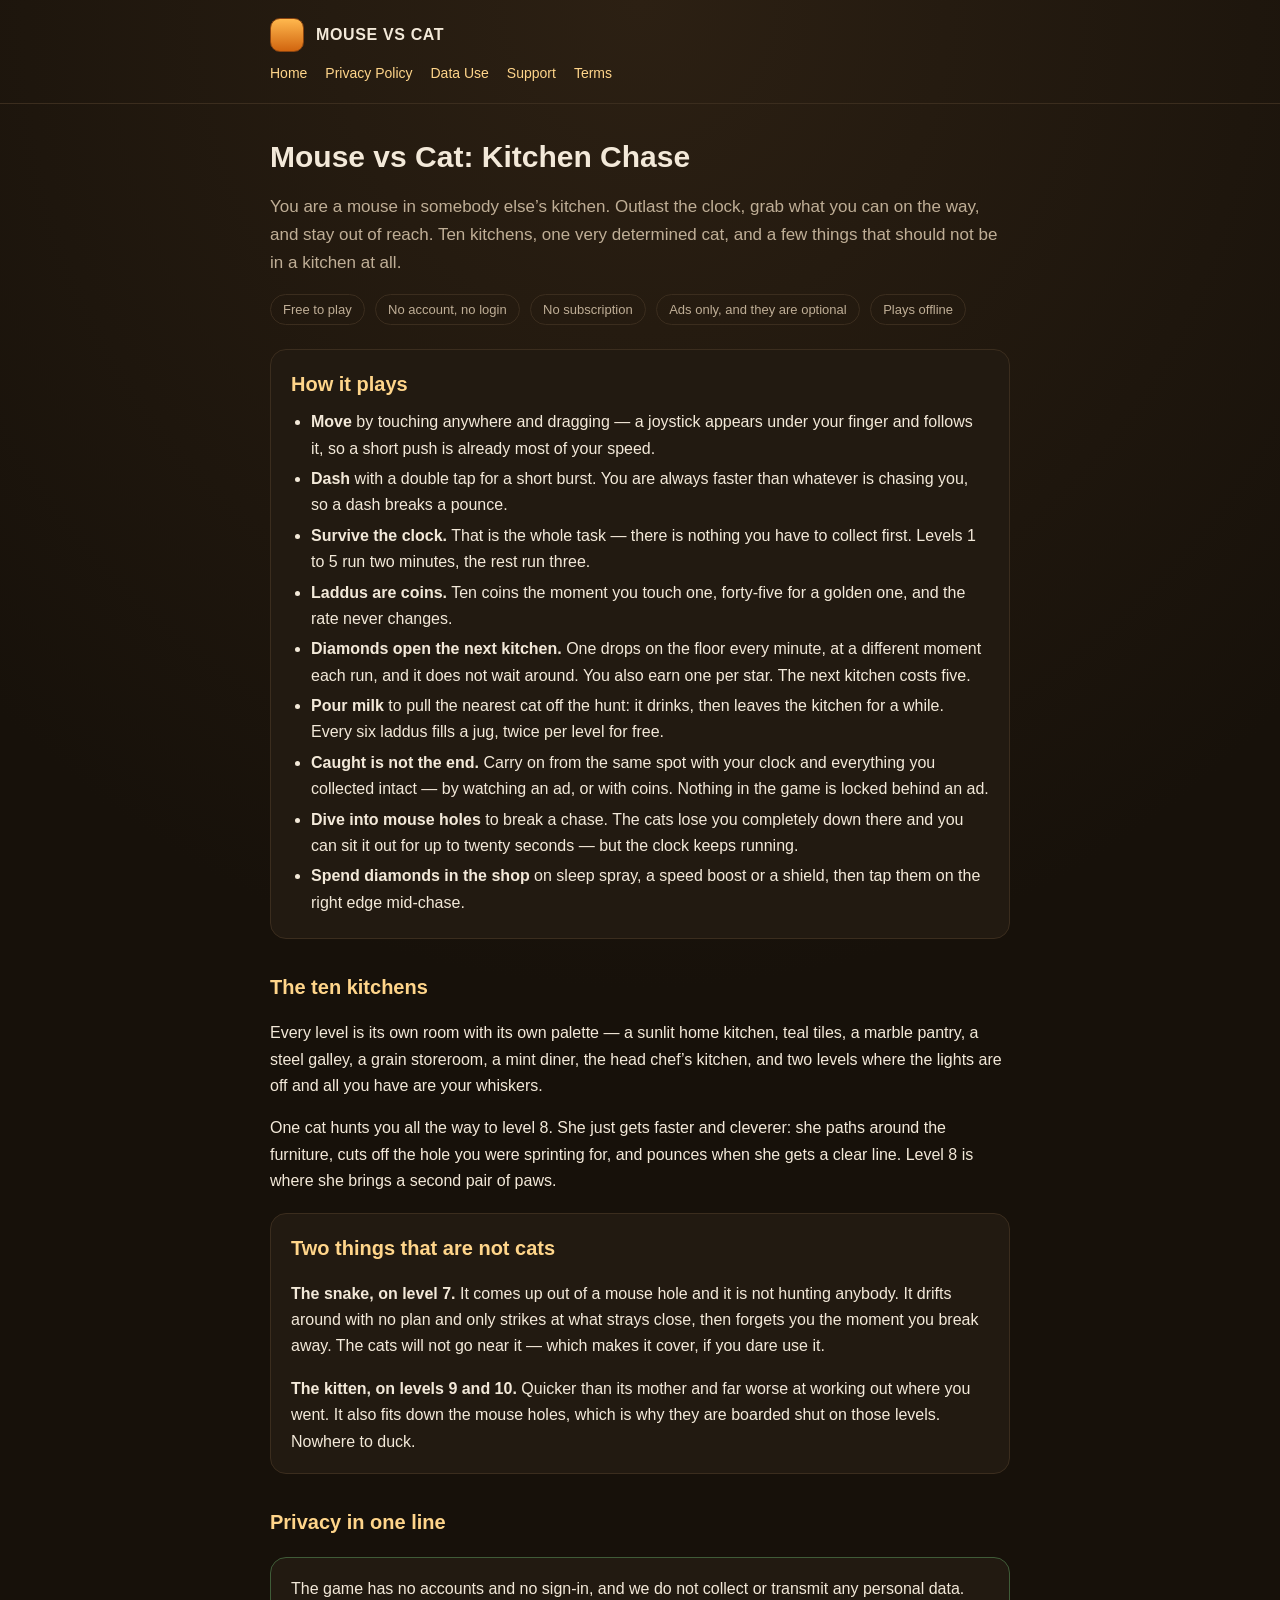
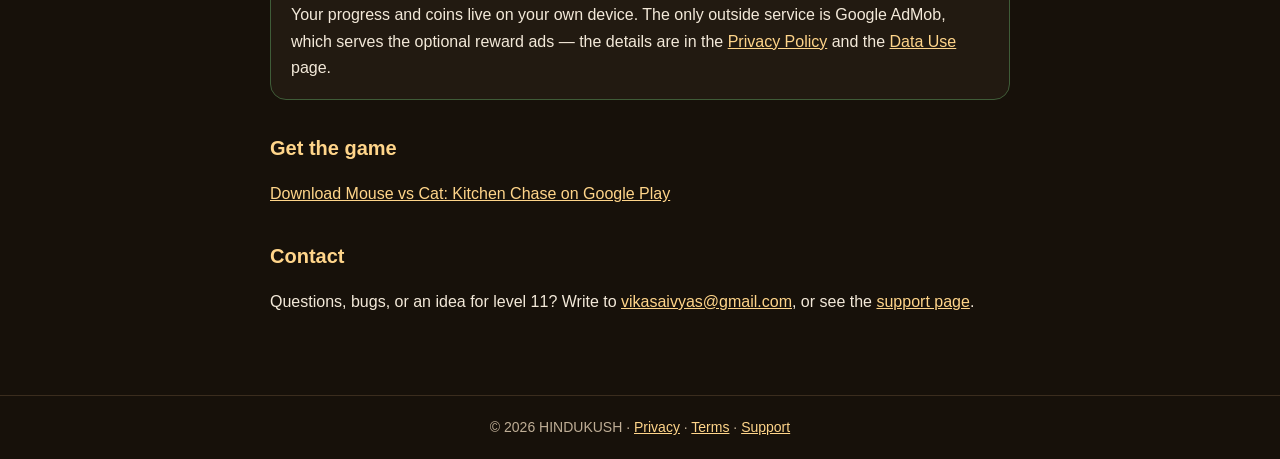
<file: index.html>
<!DOCTYPE html>
<html lang="en">
<head>
<meta charset="utf-8">
<meta name="viewport" content="width=device-width, initial-scale=1">
<title>Mouse vs Cat: Kitchen Chase</title>
<meta name="description" content="Mouse vs Cat: Kitchen Chase - a free offline-friendly arcade chase game for Android. Outlast the clock, grab laddus and diamonds, and stay out of the cat's reach.">
<link rel="stylesheet" href="style.css">
</head>
<body>

<header class="site">
  <div class="wrap">
    <a class="brand" href="index.html"><span class="mark"></span> MOUSE VS CAT</a>
    <nav class="site">
      <a href="index.html">Home</a>
      <a href="privacy-policy.html">Privacy Policy</a>
      <a href="data-use.html">Data Use</a>
      <a href="support.html">Support</a>
      <a href="terms.html">Terms</a>
    </nav>
  </div>
</header>

<main class="wrap">

  <h1>Mouse vs Cat: Kitchen Chase</h1>
  <p class="lede">You are a mouse in somebody else&rsquo;s kitchen. Outlast the clock, grab what you can
    on the way, and stay out of reach. Ten kitchens, one very determined cat, and a few things that
    should not be in a kitchen at all.</p>

  <p>
    <span class="pill">Free to play</span>
    <span class="pill">No account, no login</span>
    <span class="pill">No subscription</span>
    <span class="pill">Ads only, and they are optional</span>
    <span class="pill">Plays offline</span>
  </p>

  <div class="card">
    <h2 style="margin-top:0">How it plays</h2>
    <ul class="tight">
      <li><strong>Move</strong> by touching anywhere and dragging &mdash; a joystick appears under your
        finger and follows it, so a short push is already most of your speed.</li>
      <li><strong>Dash</strong> with a double tap for a short burst. You are always faster than whatever
        is chasing you, so a dash breaks a pounce.</li>
      <li><strong>Survive the clock.</strong> That is the whole task &mdash; there is nothing you have to
        collect first. Levels 1 to 5 run two minutes, the rest run three.</li>
      <li><strong>Laddus are coins.</strong> Ten coins the moment you touch one, forty-five for a golden
        one, and the rate never changes.</li>
      <li><strong>Diamonds open the next kitchen.</strong> One drops on the floor every minute, at a
        different moment each run, and it does not wait around. You also earn one per star. The next
        kitchen costs five.</li>
      <li><strong>Pour milk</strong> to pull the nearest cat off the hunt: it drinks, then leaves the
        kitchen for a while. Every six laddus fills a jug, twice per level for free.</li>
      <li><strong>Caught is not the end.</strong> Carry on from the same spot with your clock and
        everything you collected intact &mdash; by watching an ad, or with coins. Nothing in the game
        is locked behind an ad.</li>
      <li><strong>Dive into mouse holes</strong> to break a chase. The cats lose you completely down
        there and you can sit it out for up to twenty seconds &mdash; but the clock keeps running.</li>
      <li><strong>Spend diamonds in the shop</strong> on sleep spray, a speed boost or a shield, then tap
        them on the right edge mid-chase.</li>
    </ul>
  </div>

  <h2>The ten kitchens</h2>
  <p>Every level is its own room with its own palette &mdash; a sunlit home kitchen, teal tiles,
    a marble pantry, a steel galley, a grain storeroom, a mint diner, the head chef&rsquo;s kitchen,
    and two levels where the lights are off and all you have are your whiskers.</p>
  <p>One cat hunts you all the way to level 8. She just gets faster and cleverer: she paths around the
    furniture, cuts off the hole you were sprinting for, and pounces when she gets a clear line. Level 8
    is where she brings a second pair of paws.</p>

  <div class="card">
    <h2 style="margin-top:0">Two things that are not cats</h2>
    <p><strong>The snake, on level 7.</strong> It comes up out of a mouse hole and it is not hunting
      anybody. It drifts around with no plan and only strikes at what strays close, then forgets you the
      moment you break away. The cats will not go near it &mdash; which makes it cover, if you dare use it.</p>
    <p style="margin-bottom:0"><strong>The kitten, on levels 9 and 10.</strong> Quicker than its mother
      and far worse at working out where you went. It also fits down the mouse holes, which is why they
      are boarded shut on those levels. Nowhere to duck.</p>
  </div>

  <h2>Privacy in one line</h2>
  <div class="card good">
    <p style="margin:0">The game has no accounts and no sign-in, and we do not collect or transmit any
      personal data. Your progress and coins live on your own device. The only outside service is
      Google AdMob, which serves the optional reward ads &mdash; the details are in the
      <a href="privacy-policy.html">Privacy Policy</a> and the <a href="data-use.html">Data Use</a> page.</p>
  </div>

  <h2>Get the game</h2>
  <p><a href="https://play.google.com/store/apps/details?id=com.mousevcat.game">Download Mouse vs Cat: Kitchen Chase on Google Play</a></p>

  <h2>Contact</h2>
  <p>Questions, bugs, or an idea for level 11? Write to
    <a href="mailto:vikasaivyas@gmail.com">vikasaivyas@gmail.com</a>, or see the <a href="support.html">support page</a>.</p>

</main>

<footer class="site">
  &copy; <span id="y">2026</span> HINDUKUSH &middot;
  <a href="privacy-policy.html">Privacy</a> &middot;
  <a href="terms.html">Terms</a> &middot;
  <a href="support.html">Support</a>
</footer>

</body>
</html>
</file>
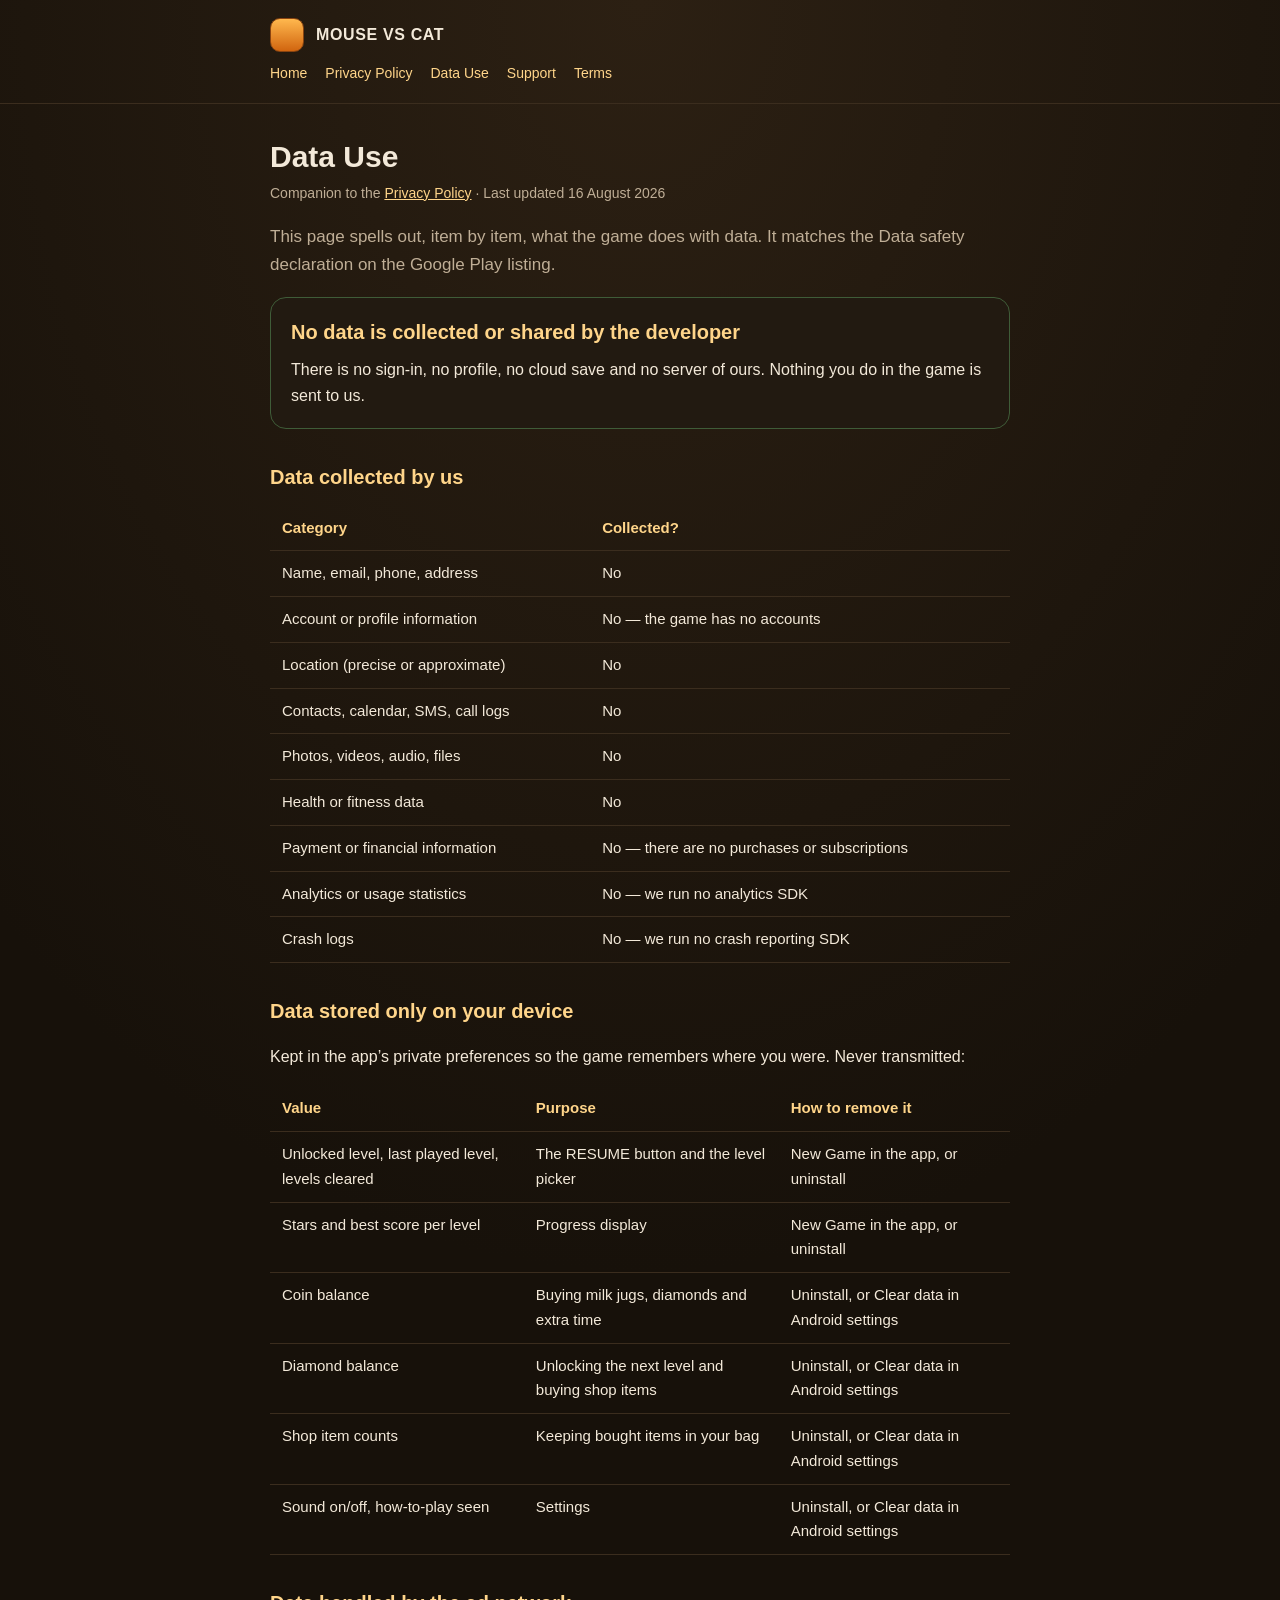
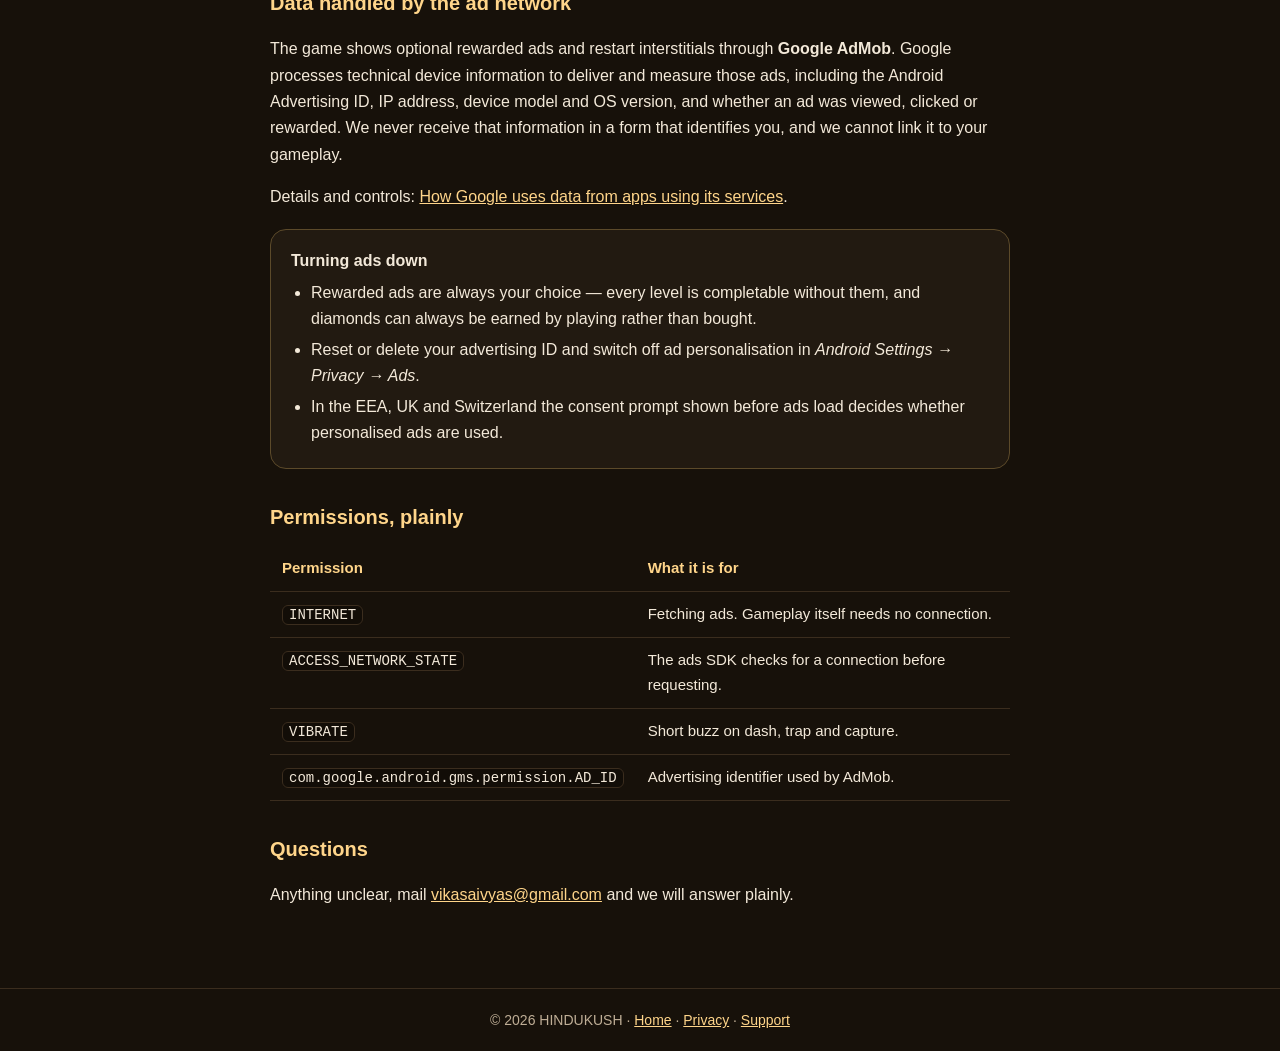
<file: data-use.html>
<!DOCTYPE html>
<html lang="en">
<head>
<meta charset="utf-8">
<meta name="viewport" content="width=device-width, initial-scale=1">
<title>Data Use &middot; Mouse vs Cat: Kitchen Chase</title>
<meta name="description" content="Exactly what data Mouse vs Cat: Kitchen Chase uses, what stays on your device, and what the ad network sees.">
<link rel="stylesheet" href="style.css">
</head>
<body>

<header class="site">
  <div class="wrap">
    <a class="brand" href="index.html"><span class="mark"></span> MOUSE VS CAT</a>
    <nav class="site">
      <a href="index.html">Home</a>
      <a href="privacy-policy.html">Privacy Policy</a>
      <a href="data-use.html">Data Use</a>
      <a href="support.html">Support</a>
      <a href="terms.html">Terms</a>
    </nav>
  </div>
</header>

<main class="wrap">

  <h1>Data Use</h1>
  <p class="updated">Companion to the <a href="privacy-policy.html">Privacy Policy</a> &middot; Last updated 16 August 2026</p>

  <p class="lede">This page spells out, item by item, what the game does with data. It matches the
    Data safety declaration on the Google Play listing.</p>

  <div class="card good">
    <h2 style="margin-top:0">No data is collected or shared by the developer</h2>
    <p style="margin:0">There is no sign-in, no profile, no cloud save and no server of ours.
      Nothing you do in the game is sent to us.</p>
  </div>

  <h2>Data collected by us</h2>
  <table>
    <tr><th>Category</th><th>Collected?</th></tr>
    <tr><td>Name, email, phone, address</td><td>No</td></tr>
    <tr><td>Account or profile information</td><td>No &mdash; the game has no accounts</td></tr>
    <tr><td>Location (precise or approximate)</td><td>No</td></tr>
    <tr><td>Contacts, calendar, SMS, call logs</td><td>No</td></tr>
    <tr><td>Photos, videos, audio, files</td><td>No</td></tr>
    <tr><td>Health or fitness data</td><td>No</td></tr>
    <tr><td>Payment or financial information</td><td>No &mdash; there are no purchases or subscriptions</td></tr>
    <tr><td>Analytics or usage statistics</td><td>No &mdash; we run no analytics SDK</td></tr>
    <tr><td>Crash logs</td><td>No &mdash; we run no crash reporting SDK</td></tr>
  </table>

  <h2>Data stored only on your device</h2>
  <p>Kept in the app&rsquo;s private preferences so the game remembers where you were. Never transmitted:</p>
  <table>
    <tr><th>Value</th><th>Purpose</th><th>How to remove it</th></tr>
    <tr><td>Unlocked level, last played level, levels cleared</td><td>The RESUME button and the level picker</td><td>New Game in the app, or uninstall</td></tr>
    <tr><td>Stars and best score per level</td><td>Progress display</td><td>New Game in the app, or uninstall</td></tr>
    <tr><td>Coin balance</td><td>Buying milk jugs, diamonds and extra time</td><td>Uninstall, or Clear data in Android settings</td></tr>
    <tr><td>Diamond balance</td><td>Unlocking the next level and buying shop items</td><td>Uninstall, or Clear data in Android settings</td></tr>
    <tr><td>Shop item counts</td><td>Keeping bought items in your bag</td><td>Uninstall, or Clear data in Android settings</td></tr>
    <tr><td>Sound on/off, how-to-play seen</td><td>Settings</td><td>Uninstall, or Clear data in Android settings</td></tr>
  </table>

  <h2>Data handled by the ad network</h2>
  <p>The game shows optional rewarded ads and restart interstitials through <strong>Google AdMob</strong>.
    Google processes technical device information to deliver and measure those ads, including the
    Android Advertising ID, IP address, device model and OS version, and whether an ad was viewed,
    clicked or rewarded. We never receive that information in a form that identifies you, and we cannot
    link it to your gameplay.</p>
  <p>Details and controls: <a href="https://policies.google.com/technologies/partner-sites" rel="noopener" target="_blank">How Google uses data from apps using its services</a>.</p>

  <div class="card note">
    <h3 style="margin-top:0">Turning ads down</h3>
    <ul class="tight">
      <li>Rewarded ads are always your choice &mdash; every level is completable without them, and diamonds
        can always be earned by playing rather than bought.</li>
      <li>Reset or delete your advertising ID and switch off ad personalisation in
        <em>Android Settings &rarr; Privacy &rarr; Ads</em>.</li>
      <li>In the EEA, UK and Switzerland the consent prompt shown before ads load decides whether
        personalised ads are used.</li>
    </ul>
  </div>

  <h2>Permissions, plainly</h2>
  <table>
    <tr><th>Permission</th><th>What it is for</th></tr>
    <tr><td><code>INTERNET</code></td><td>Fetching ads. Gameplay itself needs no connection.</td></tr>
    <tr><td><code>ACCESS_NETWORK_STATE</code></td><td>The ads SDK checks for a connection before requesting.</td></tr>
    <tr><td><code>VIBRATE</code></td><td>Short buzz on dash, trap and capture.</td></tr>
    <tr><td><code>com.google.android.gms.permission.AD_ID</code></td><td>Advertising identifier used by AdMob.</td></tr>
  </table>

  <h2>Questions</h2>
  <p>Anything unclear, mail <a href="mailto:vikasaivyas@gmail.com">vikasaivyas@gmail.com</a> and we will answer plainly.</p>

</main>

<footer class="site">
  &copy; 2026 HINDUKUSH &middot;
  <a href="index.html">Home</a> &middot;
  <a href="privacy-policy.html">Privacy</a> &middot;
  <a href="support.html">Support</a>
</footer>

</body>
</html>
</file>
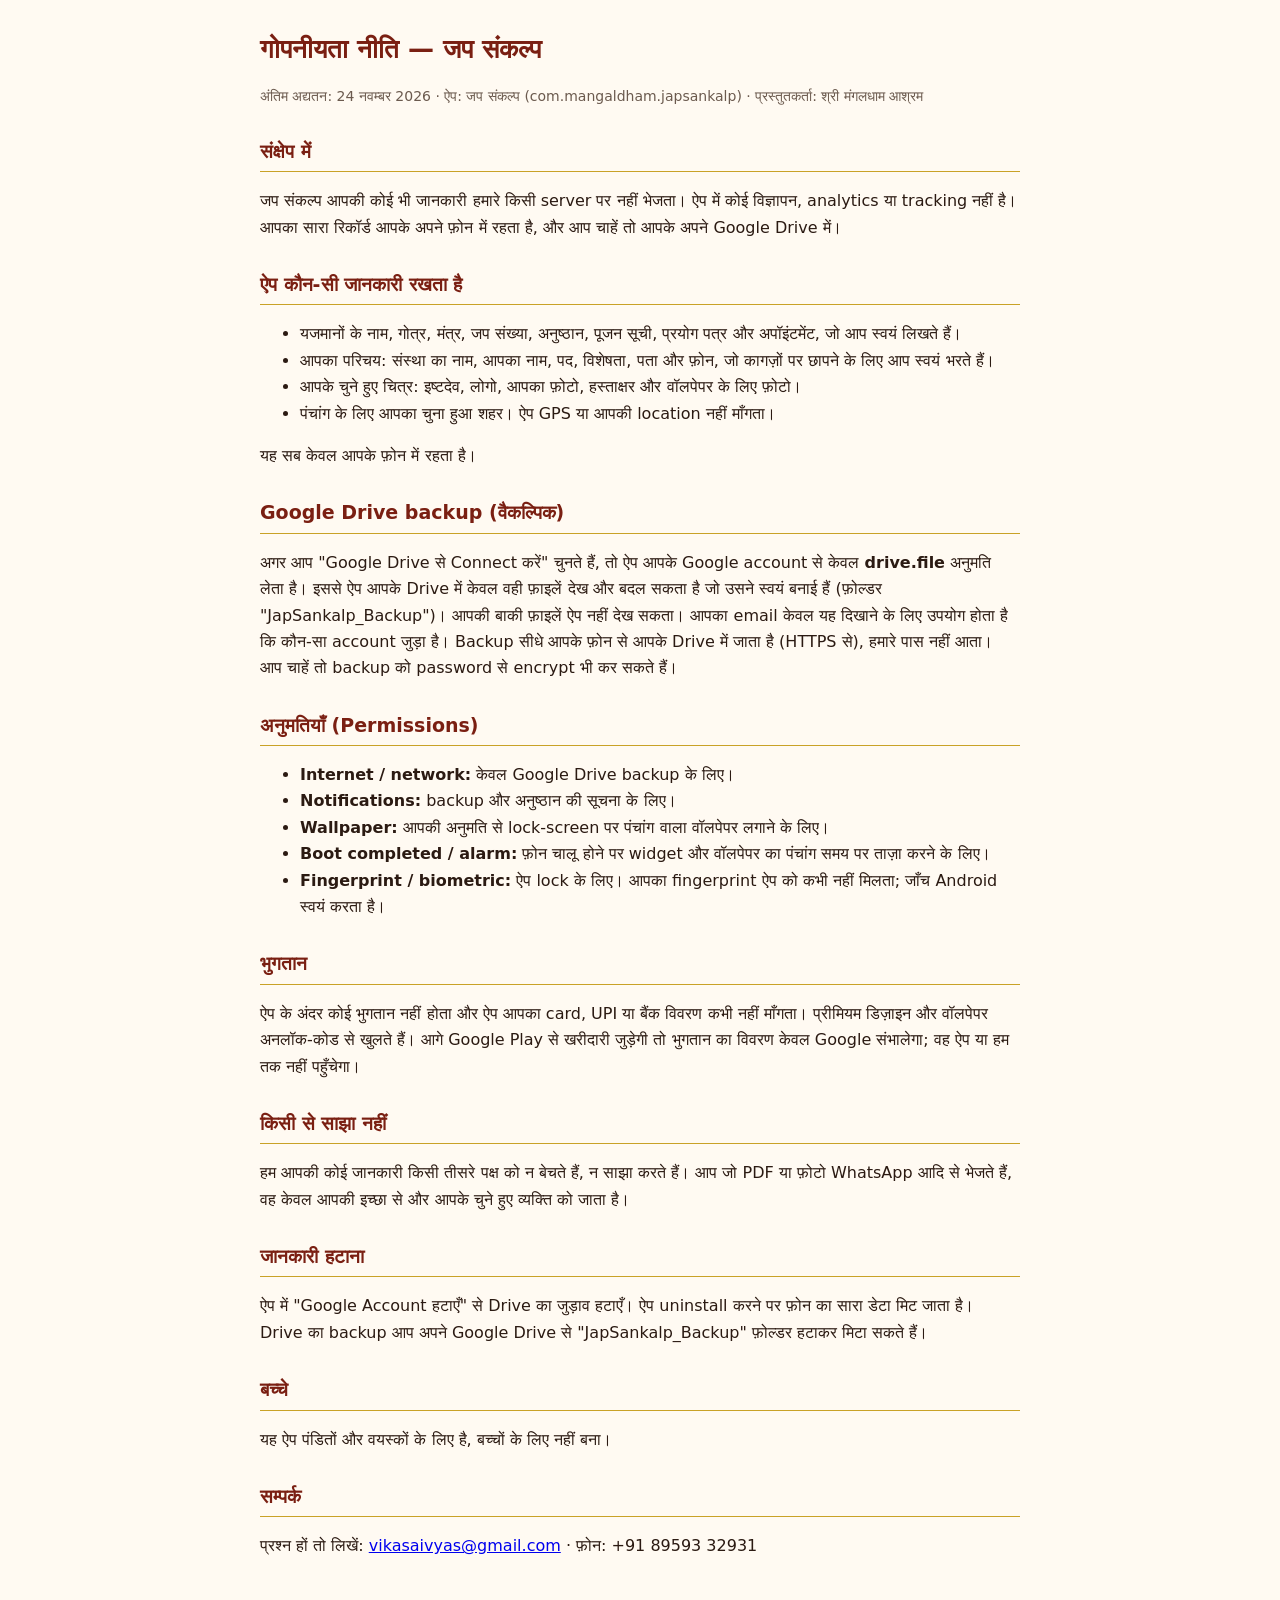
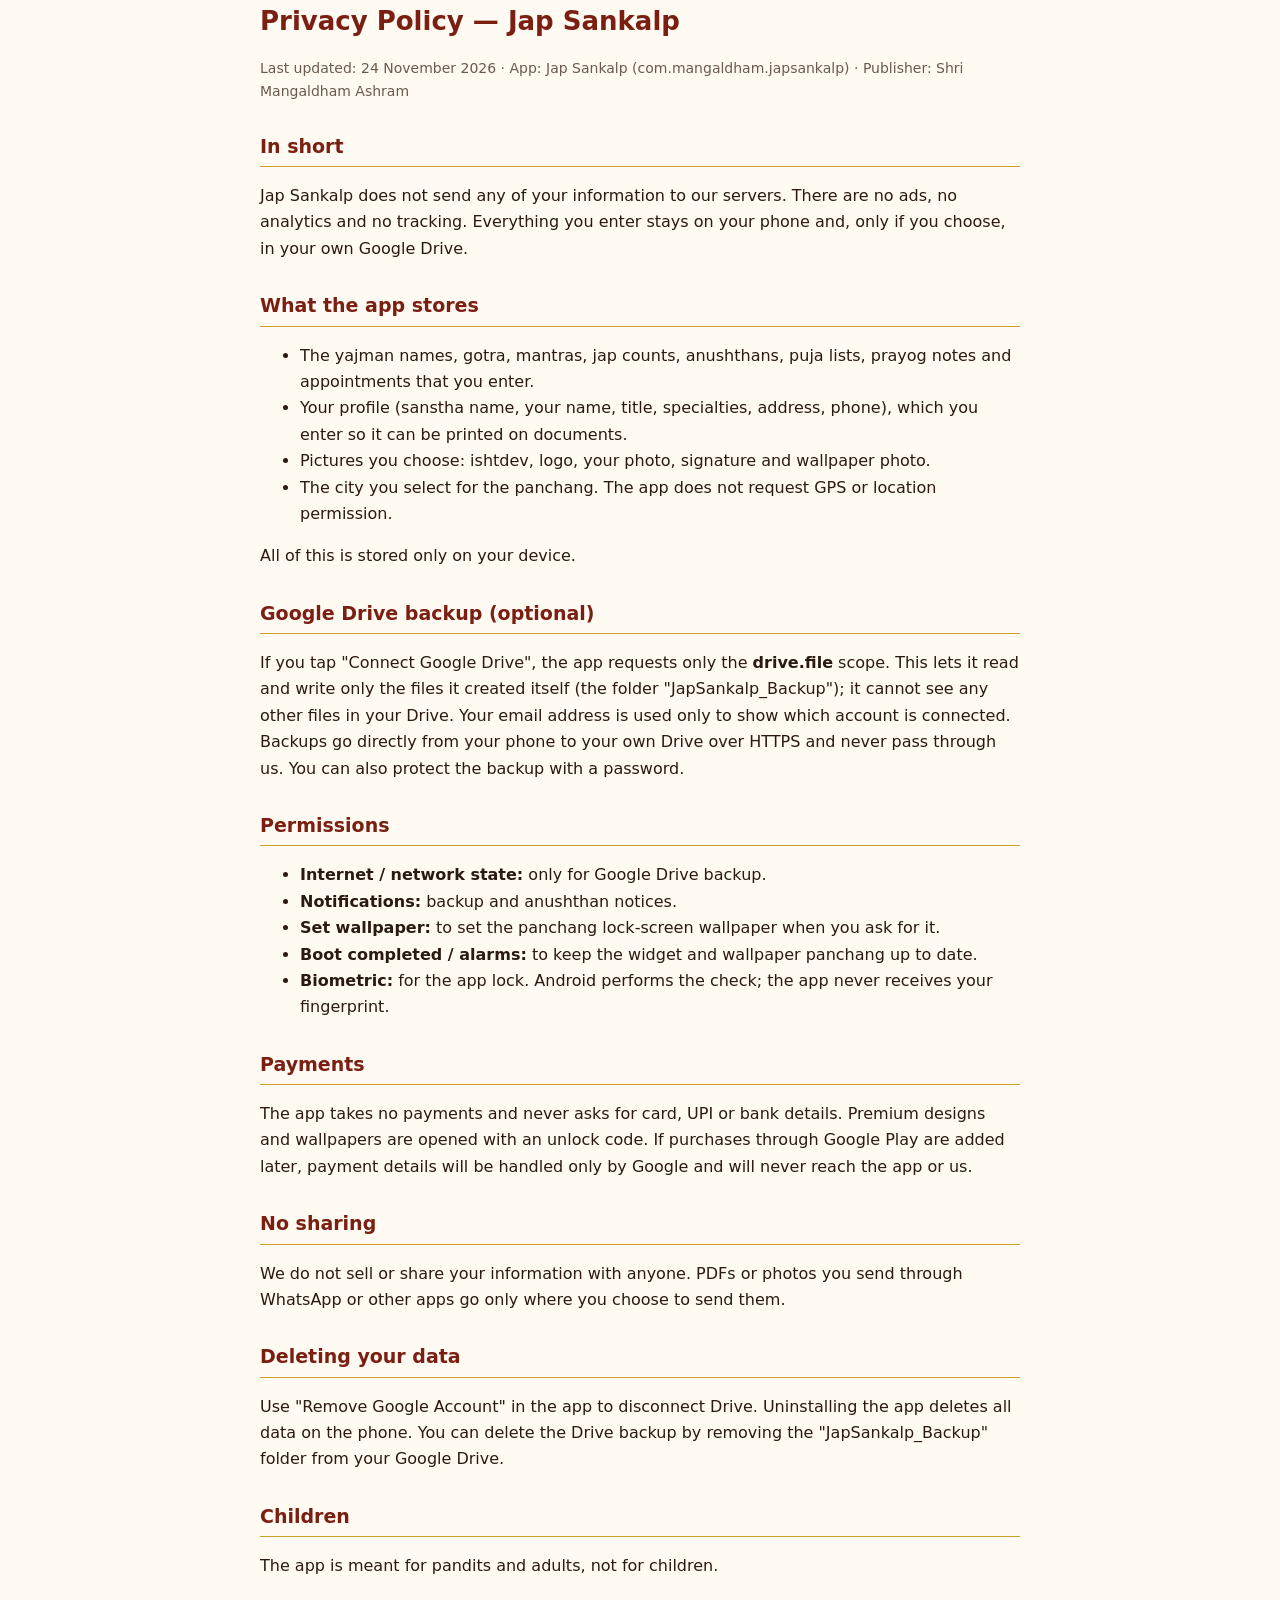
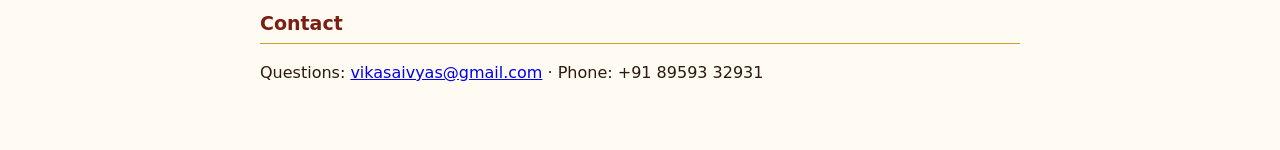
<file: jap-sankalp-privacy.html>
<!doctype html>
<html lang="hi">
<head>
<meta charset="utf-8">
<meta name="viewport" content="width=device-width, initial-scale=1">
<title>Privacy Policy – Jap Sankalp</title>
<style>
  :root { --ink:#2b1a12; --accent:#7a1f12; --paper:#fffaf2; --rule:#c9a227; }
  body { margin:0; background:var(--paper); color:var(--ink); font:16px/1.65 "Noto Sans Devanagari","Nirmala UI",system-ui,sans-serif; }
  main { max-width:760px; margin:0 auto; padding:28px 16px 48px; }
  h1 { color:var(--accent); font-size:26px; margin:0 0 4px; }
  h2 { color:var(--accent); font-size:19px; margin:28px 0 6px; border-bottom:1px solid var(--rule); padding-bottom:4px; }
  .muted { color:#6b5a4e; font-size:14px; }
  section + section { margin-top:40px; }
</style>
</head>
<body>
<main>

<section lang="hi">
<h1>गोपनीयता नीति — जप संकल्प</h1>
<p class="muted">अंतिम अद्यतन: 24 नवम्बर 2026 · ऐप: जप संकल्प (com.mangaldham.japsankalp) · प्रस्तुतकर्ता: श्री मंगलधाम आश्रम</p>

<h2>संक्षेप में</h2>
<p>जप संकल्प आपकी कोई भी जानकारी हमारे किसी server पर नहीं भेजता। ऐप में कोई विज्ञापन, analytics या tracking नहीं है। आपका सारा रिकॉर्ड आपके अपने फ़ोन में रहता है, और आप चाहें तो आपके अपने Google Drive में।</p>

<h2>ऐप कौन-सी जानकारी रखता है</h2>
<ul>
  <li>यजमानों के नाम, गोत्र, मंत्र, जप संख्या, अनुष्ठान, पूजन सूची, प्रयोग पत्र और अपॉइंटमेंट, जो आप स्वयं लिखते हैं।</li>
  <li>आपका परिचय: संस्था का नाम, आपका नाम, पद, विशेषता, पता और फ़ोन, जो कागज़ों पर छापने के लिए आप स्वयं भरते हैं।</li>
  <li>आपके चुने हुए चित्र: इष्टदेव, लोगो, आपका फ़ोटो, हस्ताक्षर और वॉलपेपर के लिए फ़ोटो।</li>
  <li>पंचांग के लिए आपका चुना हुआ शहर। ऐप GPS या आपकी location नहीं माँगता।</li>
</ul>
<p>यह सब केवल आपके फ़ोन में रहता है।</p>

<h2>Google Drive backup (वैकल्पिक)</h2>
<p>अगर आप "Google Drive से Connect करें" चुनते हैं, तो ऐप आपके Google account से केवल <b>drive.file</b> अनुमति लेता है। इससे ऐप आपके Drive में केवल वही फ़ाइलें देख और बदल सकता है जो उसने स्वयं बनाई हैं (फ़ोल्डर "JapSankalp_Backup")। आपकी बाकी फ़ाइलें ऐप नहीं देख सकता। आपका email केवल यह दिखाने के लिए उपयोग होता है कि कौन-सा account जुड़ा है। Backup सीधे आपके फ़ोन से आपके Drive में जाता है (HTTPS से), हमारे पास नहीं आता। आप चाहें तो backup को password से encrypt भी कर सकते हैं।</p>

<h2>अनुमतियाँ (Permissions)</h2>
<ul>
  <li><b>Internet / network:</b> केवल Google Drive backup के लिए।</li>
  <li><b>Notifications:</b> backup और अनुष्ठान की सूचना के लिए।</li>
  <li><b>Wallpaper:</b> आपकी अनुमति से lock-screen पर पंचांग वाला वॉलपेपर लगाने के लिए।</li>
  <li><b>Boot completed / alarm:</b> फ़ोन चालू होने पर widget और वॉलपेपर का पंचांग समय पर ताज़ा करने के लिए।</li>
  <li><b>Fingerprint / biometric:</b> ऐप lock के लिए। आपका fingerprint ऐप को कभी नहीं मिलता; जाँच Android स्वयं करता है।</li>
</ul>

<h2>भुगतान</h2>
<p>ऐप के अंदर कोई भुगतान नहीं होता और ऐप आपका card, UPI या बैंक विवरण कभी नहीं माँगता। प्रीमियम डिज़ाइन और वॉलपेपर अनलॉक-कोड से खुलते हैं। आगे Google Play से खरीदारी जुड़ेगी तो भुगतान का विवरण केवल Google संभालेगा; वह ऐप या हम तक नहीं पहुँचेगा।</p>

<h2>किसी से साझा नहीं</h2>
<p>हम आपकी कोई जानकारी किसी तीसरे पक्ष को न बेचते हैं, न साझा करते हैं। आप जो PDF या फ़ोटो WhatsApp आदि से भेजते हैं, वह केवल आपकी इच्छा से और आपके चुने हुए व्यक्ति को जाता है।</p>

<h2>जानकारी हटाना</h2>
<p>ऐप में "Google Account हटाएँ" से Drive का जुड़ाव हटाएँ। ऐप uninstall करने पर फ़ोन का सारा डेटा मिट जाता है। Drive का backup आप अपने Google Drive से "JapSankalp_Backup" फ़ोल्डर हटाकर मिटा सकते हैं।</p>

<h2>बच्चे</h2>
<p>यह ऐप पंडितों और वयस्कों के लिए है, बच्चों के लिए नहीं बना।</p>

<h2>सम्पर्क</h2>
<p>प्रश्न हों तो लिखें: <a href="mailto:vikasaivyas@gmail.com">vikasaivyas@gmail.com</a> · फ़ोन: +91 89593 32931</p>
</section>

<section lang="en">
<h1>Privacy Policy — Jap Sankalp</h1>
<p class="muted">Last updated: 24 November 2026 · App: Jap Sankalp (com.mangaldham.japsankalp) · Publisher: Shri Mangaldham Ashram</p>

<h2>In short</h2>
<p>Jap Sankalp does not send any of your information to our servers. There are no ads, no analytics and no tracking. Everything you enter stays on your phone and, only if you choose, in your own Google Drive.</p>

<h2>What the app stores</h2>
<ul>
  <li>The yajman names, gotra, mantras, jap counts, anushthans, puja lists, prayog notes and appointments that you enter.</li>
  <li>Your profile (sanstha name, your name, title, specialties, address, phone), which you enter so it can be printed on documents.</li>
  <li>Pictures you choose: ishtdev, logo, your photo, signature and wallpaper photo.</li>
  <li>The city you select for the panchang. The app does not request GPS or location permission.</li>
</ul>
<p>All of this is stored only on your device.</p>

<h2>Google Drive backup (optional)</h2>
<p>If you tap "Connect Google Drive", the app requests only the <b>drive.file</b> scope. This lets it read and write only the files it created itself (the folder "JapSankalp_Backup"); it cannot see any other files in your Drive. Your email address is used only to show which account is connected. Backups go directly from your phone to your own Drive over HTTPS and never pass through us. You can also protect the backup with a password.</p>

<h2>Permissions</h2>
<ul>
  <li><b>Internet / network state:</b> only for Google Drive backup.</li>
  <li><b>Notifications:</b> backup and anushthan notices.</li>
  <li><b>Set wallpaper:</b> to set the panchang lock-screen wallpaper when you ask for it.</li>
  <li><b>Boot completed / alarms:</b> to keep the widget and wallpaper panchang up to date.</li>
  <li><b>Biometric:</b> for the app lock. Android performs the check; the app never receives your fingerprint.</li>
</ul>

<h2>Payments</h2>
<p>The app takes no payments and never asks for card, UPI or bank details. Premium designs and wallpapers are opened with an unlock code. If purchases through Google Play are added later, payment details will be handled only by Google and will never reach the app or us.</p>

<h2>No sharing</h2>
<p>We do not sell or share your information with anyone. PDFs or photos you send through WhatsApp or other apps go only where you choose to send them.</p>

<h2>Deleting your data</h2>
<p>Use "Remove Google Account" in the app to disconnect Drive. Uninstalling the app deletes all data on the phone. You can delete the Drive backup by removing the "JapSankalp_Backup" folder from your Google Drive.</p>

<h2>Children</h2>
<p>The app is meant for pandits and adults, not for children.</p>

<h2>Contact</h2>
<p>Questions: <a href="mailto:vikasaivyas@gmail.com">vikasaivyas@gmail.com</a> · Phone: +91 89593 32931</p>
</section>

</main>
</body>
</html>
</file>
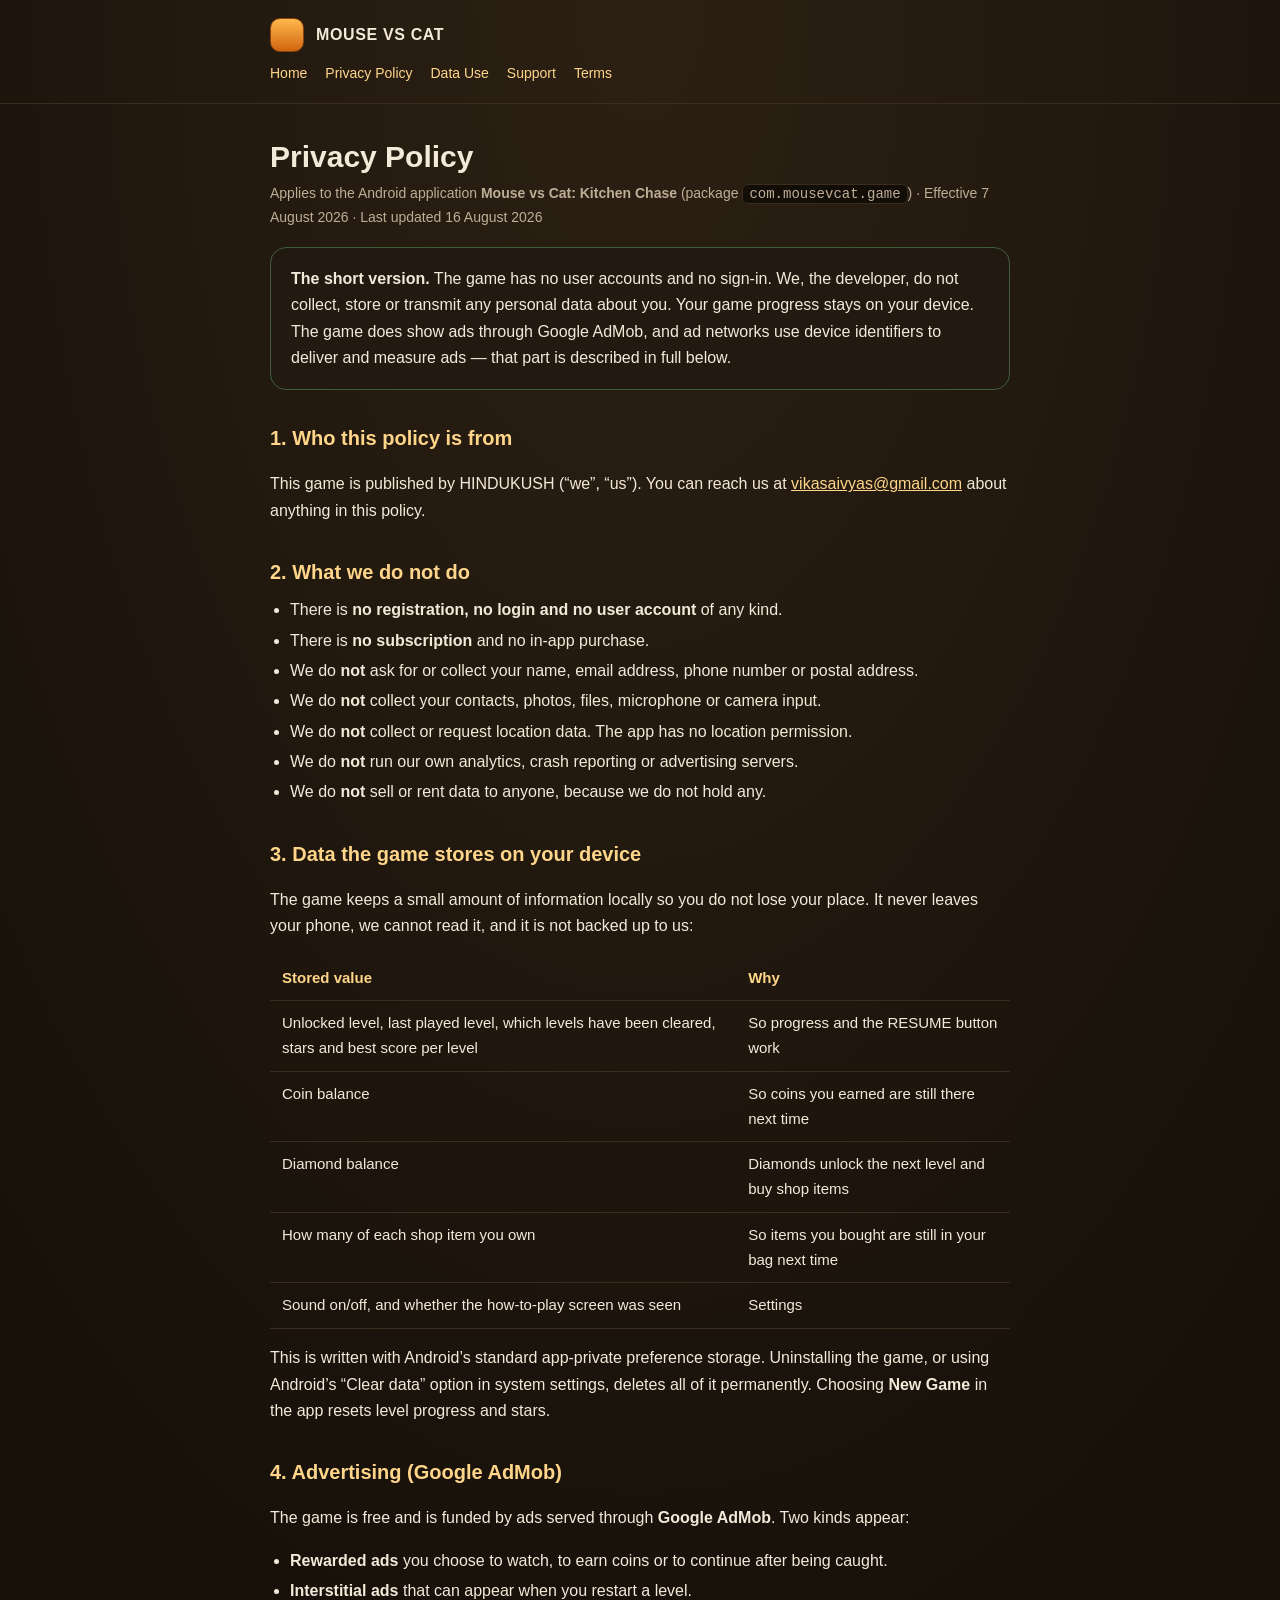
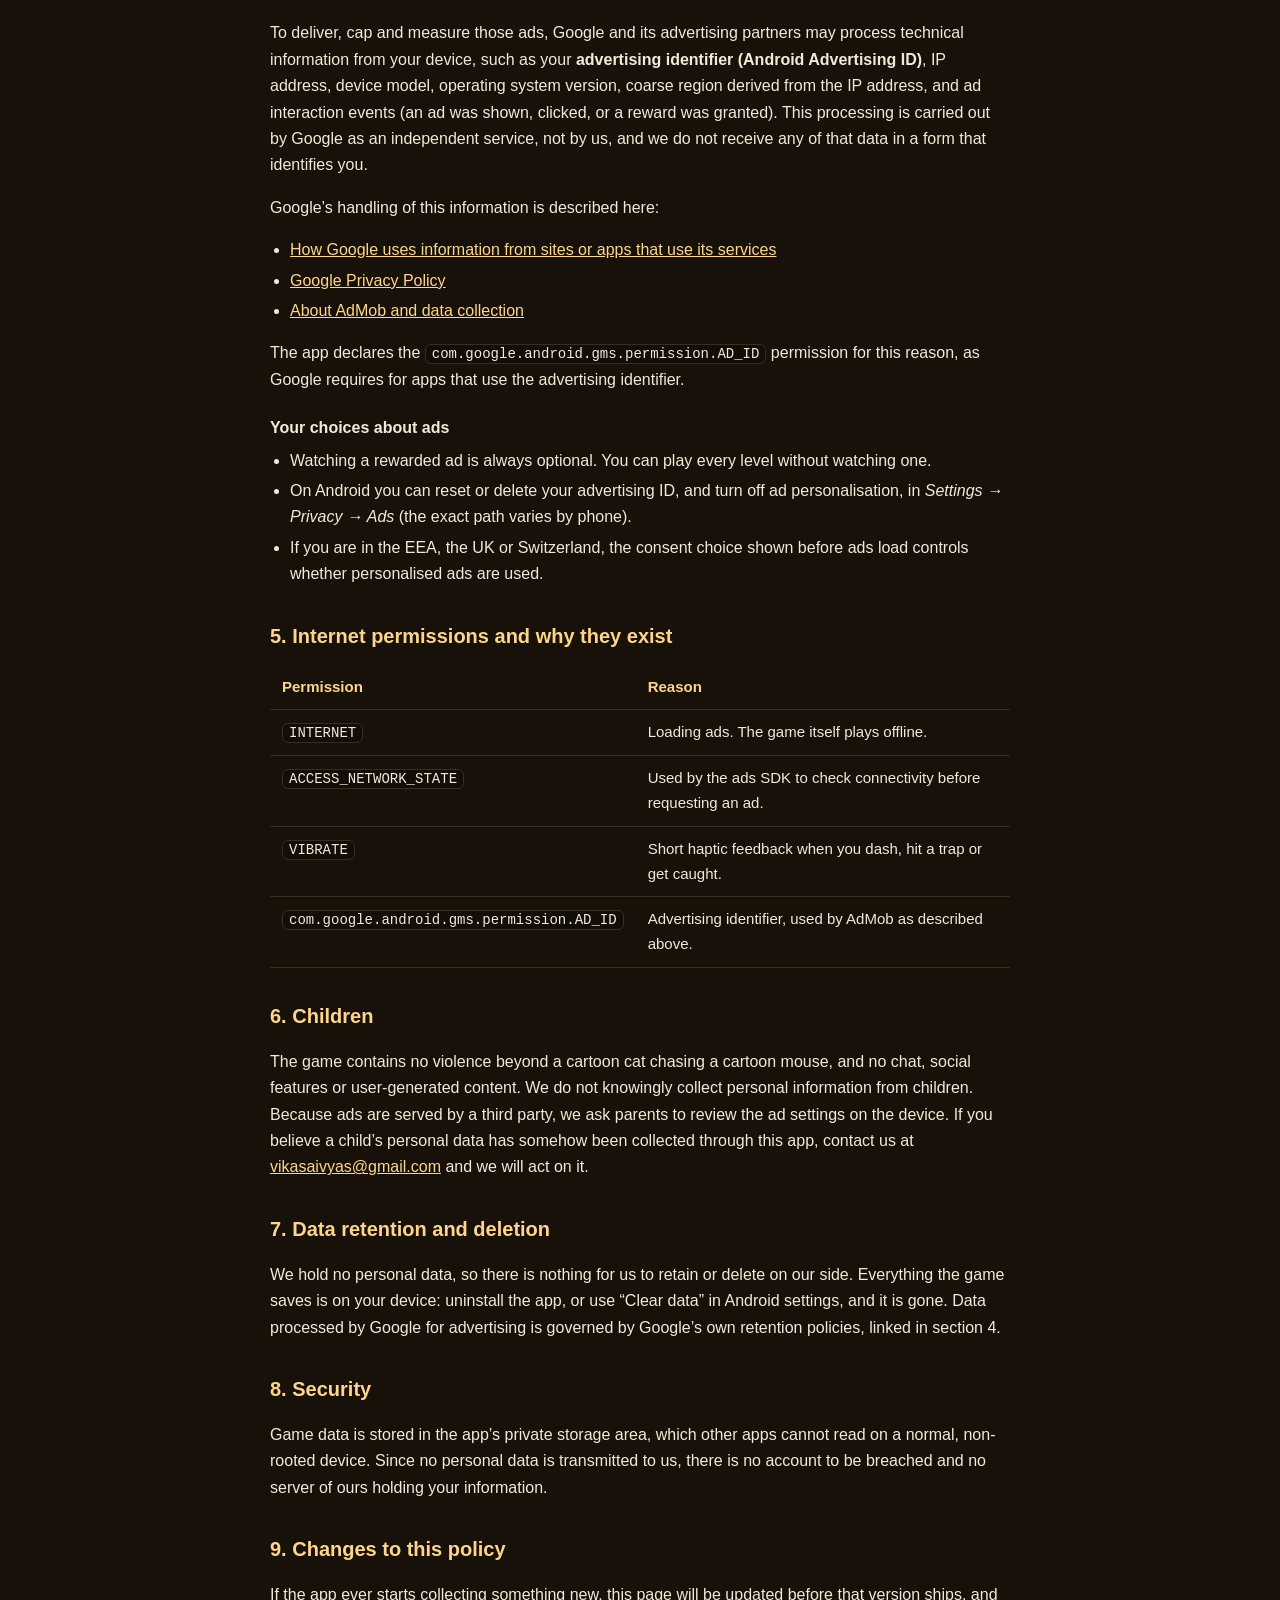
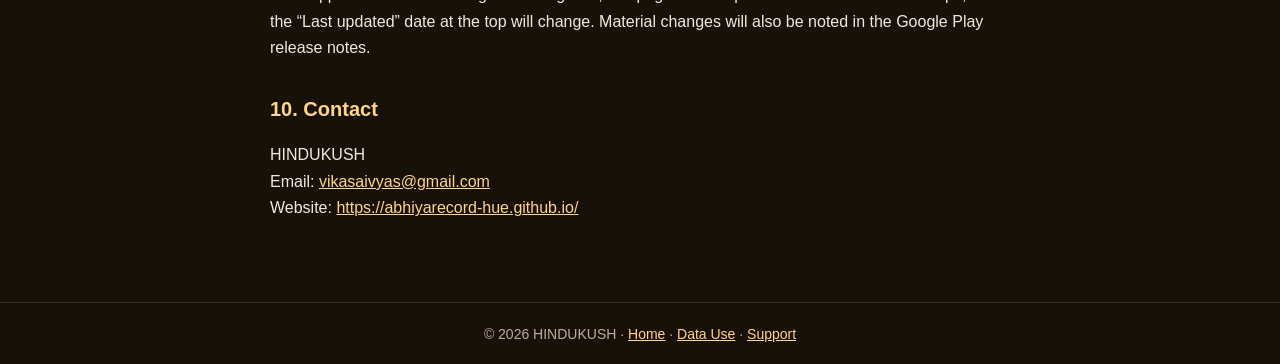
<file: privacy-policy.html>
<!DOCTYPE html>
<html lang="en">
<head>
<meta charset="utf-8">
<meta name="viewport" content="width=device-width, initial-scale=1">
<title>Privacy Policy &middot; Mouse vs Cat: Kitchen Chase</title>
<meta name="description" content="Privacy policy for the Android game Mouse vs Cat: Kitchen Chase. No accounts, no sign-in, no personal data collected by the developer.">
<link rel="stylesheet" href="style.css">
</head>
<body>

<header class="site">
  <div class="wrap">
    <a class="brand" href="index.html"><span class="mark"></span> MOUSE VS CAT</a>
    <nav class="site">
      <a href="index.html">Home</a>
      <a href="privacy-policy.html">Privacy Policy</a>
      <a href="data-use.html">Data Use</a>
      <a href="support.html">Support</a>
      <a href="terms.html">Terms</a>
    </nav>
  </div>
</header>

<main class="wrap">

  <h1>Privacy Policy</h1>
  <p class="updated">Applies to the Android application <strong>Mouse vs Cat: Kitchen Chase</strong>
    (package <code>com.mousevcat.game</code>) &middot; Effective 7 August 2026 &middot; Last updated 16 August 2026</p>

  <div class="card good">
    <p style="margin:0"><strong>The short version.</strong> The game has no user accounts and no sign-in.
      We, the developer, do not collect, store or transmit any personal data about you. Your game progress
      stays on your device. The game does show ads through Google AdMob, and ad networks use device
      identifiers to deliver and measure ads &mdash; that part is described in full below.</p>
  </div>

  <h2>1. Who this policy is from</h2>
  <p>This game is published by HINDUKUSH (&ldquo;we&rdquo;, &ldquo;us&rdquo;).
    You can reach us at <a href="mailto:vikasaivyas@gmail.com">vikasaivyas@gmail.com</a> about anything in this policy.</p>

  <h2>2. What we do not do</h2>
  <ul class="tight">
    <li>There is <strong>no registration, no login and no user account</strong> of any kind.</li>
    <li>There is <strong>no subscription</strong> and no in-app purchase.</li>
    <li>We do <strong>not</strong> ask for or collect your name, email address, phone number or postal address.</li>
    <li>We do <strong>not</strong> collect your contacts, photos, files, microphone or camera input.</li>
    <li>We do <strong>not</strong> collect or request location data. The app has no location permission.</li>
    <li>We do <strong>not</strong> run our own analytics, crash reporting or advertising servers.</li>
    <li>We do <strong>not</strong> sell or rent data to anyone, because we do not hold any.</li>
  </ul>

  <h2>3. Data the game stores on your device</h2>
  <p>The game keeps a small amount of information locally so you do not lose your place. It never
    leaves your phone, we cannot read it, and it is not backed up to us:</p>
  <table>
    <tr><th>Stored value</th><th>Why</th></tr>
    <tr><td>Unlocked level, last played level, which levels have been cleared, stars and best score per level</td><td>So progress and the RESUME button work</td></tr>
    <tr><td>Coin balance</td><td>So coins you earned are still there next time</td></tr>
    <tr><td>Diamond balance</td><td>Diamonds unlock the next level and buy shop items</td></tr>
    <tr><td>How many of each shop item you own</td><td>So items you bought are still in your bag next time</td></tr>
    <tr><td>Sound on/off, and whether the how-to-play screen was seen</td><td>Settings</td></tr>
  </table>
  <p>This is written with Android&rsquo;s standard app-private preference storage. Uninstalling the game,
    or using Android&rsquo;s &ldquo;Clear data&rdquo; option in system settings, deletes all of it permanently.
    Choosing <strong>New Game</strong> in the app resets level progress and stars.</p>

  <h2>4. Advertising (Google AdMob)</h2>
  <p>The game is free and is funded by ads served through <strong>Google AdMob</strong>. Two kinds appear:</p>
  <ul class="tight">
    <li><strong>Rewarded ads</strong> you choose to watch, to earn coins or to continue after being caught.</li>
    <li><strong>Interstitial ads</strong> that can appear when you restart a level.</li>
  </ul>
  <p>To deliver, cap and measure those ads, Google and its advertising partners may process technical
    information from your device, such as your <strong>advertising identifier (Android Advertising ID)</strong>,
    IP address, device model, operating system version, coarse region derived from the IP address, and
    ad interaction events (an ad was shown, clicked, or a reward was granted). This processing is carried
    out by Google as an independent service, not by us, and we do not receive any of that data in a form
    that identifies you.</p>
  <p>Google&rsquo;s handling of this information is described here:</p>
  <ul class="tight">
    <li><a href="https://policies.google.com/technologies/partner-sites" rel="noopener" target="_blank">How Google uses information from sites or apps that use its services</a></li>
    <li><a href="https://policies.google.com/privacy" rel="noopener" target="_blank">Google Privacy Policy</a></li>
    <li><a href="https://support.google.com/admob/answer/6128543" rel="noopener" target="_blank">About AdMob and data collection</a></li>
  </ul>
  <p>The app declares the <code>com.google.android.gms.permission.AD_ID</code> permission for this reason,
    as Google requires for apps that use the advertising identifier.</p>

  <h3>Your choices about ads</h3>
  <ul class="tight">
    <li>Watching a rewarded ad is always optional. You can play every level without watching one.</li>
    <li>On Android you can reset or delete your advertising ID, and turn off ad personalisation, in
      <em>Settings &rarr; Privacy &rarr; Ads</em> (the exact path varies by phone).</li>
    <li>If you are in the EEA, the UK or Switzerland, the consent choice shown before ads load controls
      whether personalised ads are used.</li>
  </ul>

  <h2>5. Internet permissions and why they exist</h2>
  <table>
    <tr><th>Permission</th><th>Reason</th></tr>
    <tr><td><code>INTERNET</code></td><td>Loading ads. The game itself plays offline.</td></tr>
    <tr><td><code>ACCESS_NETWORK_STATE</code></td><td>Used by the ads SDK to check connectivity before requesting an ad.</td></tr>
    <tr><td><code>VIBRATE</code></td><td>Short haptic feedback when you dash, hit a trap or get caught.</td></tr>
    <tr><td><code>com.google.android.gms.permission.AD_ID</code></td><td>Advertising identifier, used by AdMob as described above.</td></tr>
  </table>

  <h2>6. Children</h2>
  <p>The game contains no violence beyond a cartoon cat chasing a cartoon mouse, and no chat, social
    features or user-generated content. We do not knowingly collect personal information from children.
    Because ads are served by a third party, we ask parents to review the ad settings on the device.
    If you believe a child&rsquo;s personal data has somehow been collected through this app, contact us
    at <a href="mailto:vikasaivyas@gmail.com">vikasaivyas@gmail.com</a> and we will act on it.</p>

  <h2>7. Data retention and deletion</h2>
  <p>We hold no personal data, so there is nothing for us to retain or delete on our side. Everything
    the game saves is on your device: uninstall the app, or use &ldquo;Clear data&rdquo; in Android
    settings, and it is gone. Data processed by Google for advertising is governed by Google&rsquo;s own
    retention policies, linked in section 4.</p>

  <h2>8. Security</h2>
  <p>Game data is stored in the app&rsquo;s private storage area, which other apps cannot read on a
    normal, non-rooted device. Since no personal data is transmitted to us, there is no account to be
    breached and no server of ours holding your information.</p>

  <h2>9. Changes to this policy</h2>
  <p>If the app ever starts collecting something new, this page will be updated before that version ships,
    and the &ldquo;Last updated&rdquo; date at the top will change. Material changes will also be noted in
    the Google Play release notes.</p>

  <h2>10. Contact</h2>
  <p>HINDUKUSH<br>
     Email: <a href="mailto:vikasaivyas@gmail.com">vikasaivyas@gmail.com</a><br>
     Website: <a href="https://abhiyarecord-hue.github.io/">https://abhiyarecord-hue.github.io/</a></p>

</main>

<footer class="site">
  &copy; 2026 HINDUKUSH &middot;
  <a href="index.html">Home</a> &middot;
  <a href="data-use.html">Data Use</a> &middot;
  <a href="support.html">Support</a>
</footer>

</body>
</html>
</file>
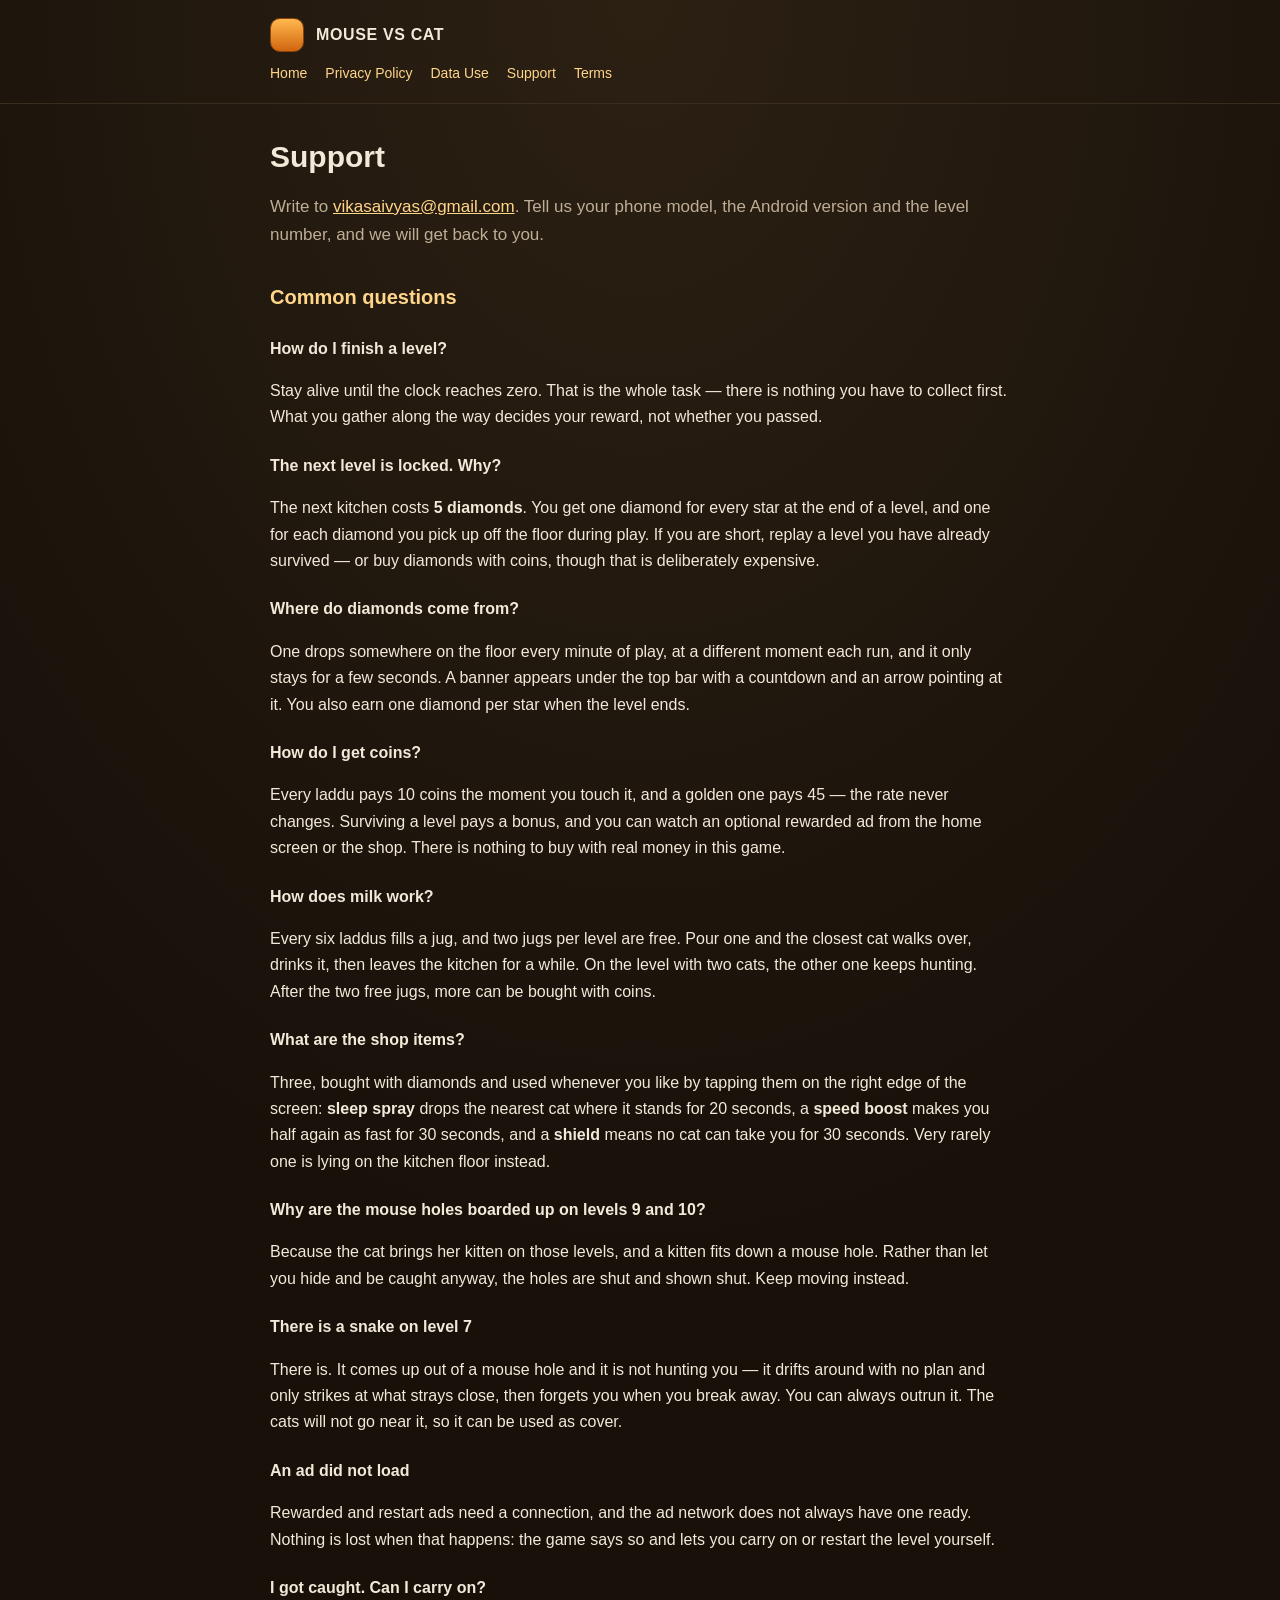
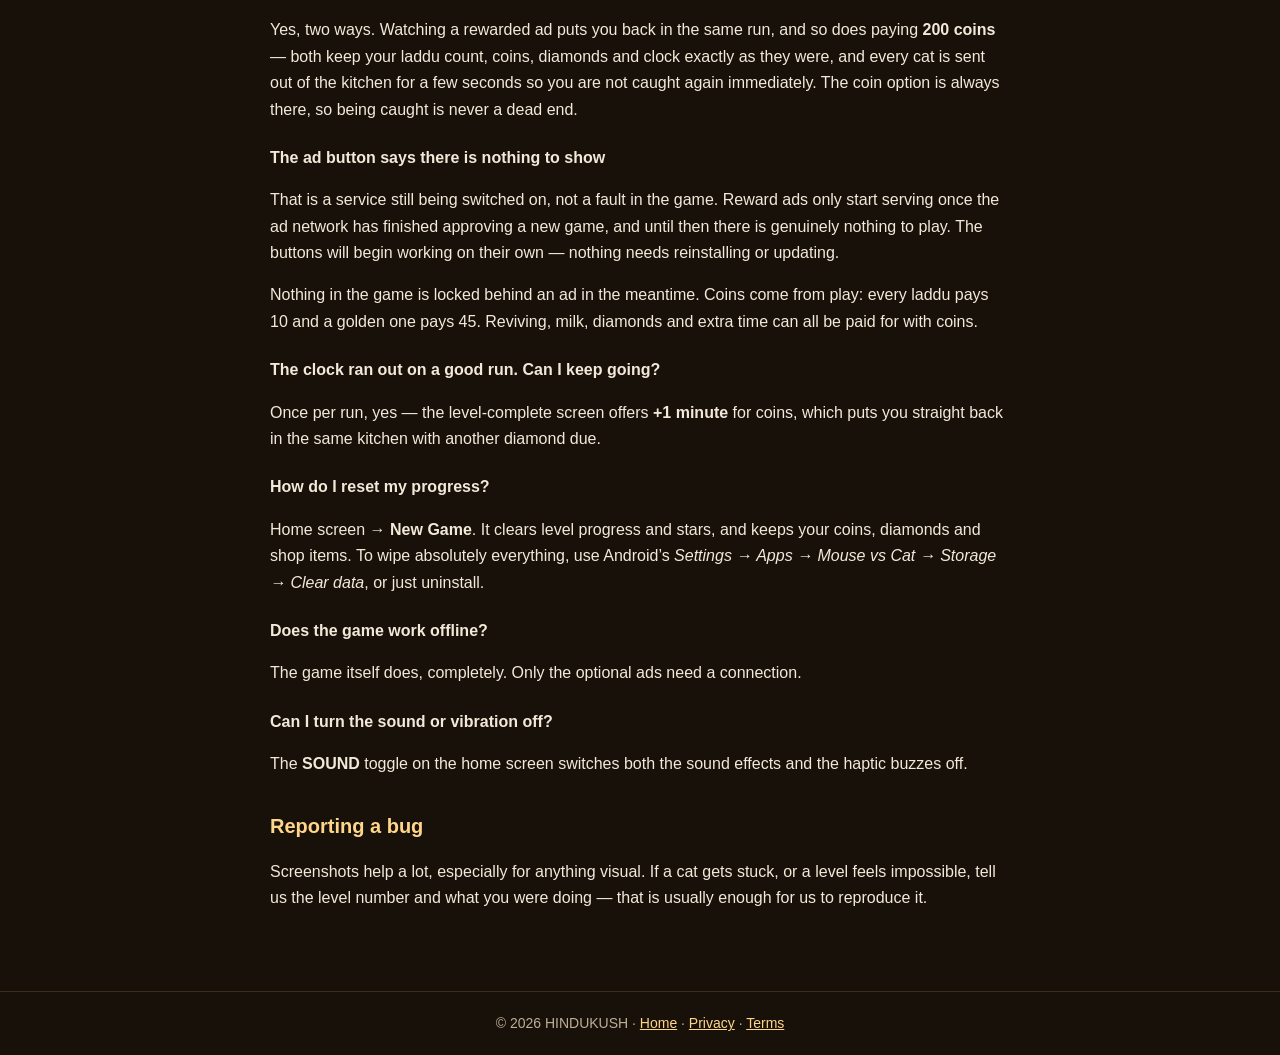
<file: support.html>
<!DOCTYPE html>
<html lang="en">
<head>
<meta charset="utf-8">
<meta name="viewport" content="width=device-width, initial-scale=1">
<title>Support &middot; Mouse vs Cat: Kitchen Chase</title>
<meta name="description" content="Support and contact page for Mouse vs Cat: Kitchen Chase, including common questions about coins, diamonds, milk, shop items and progress.">
<link rel="stylesheet" href="style.css">
</head>
<body>

<header class="site">
  <div class="wrap">
    <a class="brand" href="index.html"><span class="mark"></span> MOUSE VS CAT</a>
    <nav class="site">
      <a href="index.html">Home</a>
      <a href="privacy-policy.html">Privacy Policy</a>
      <a href="data-use.html">Data Use</a>
      <a href="support.html">Support</a>
      <a href="terms.html">Terms</a>
    </nav>
  </div>
</header>

<main class="wrap">

  <h1>Support</h1>
  <p class="lede">Write to <a href="mailto:vikasaivyas@gmail.com">vikasaivyas@gmail.com</a>. Tell us your phone model,
    the Android version and the level number, and we will get back to you.</p>

  <h2>Common questions</h2>

  <h3>How do I finish a level?</h3>
  <p>Stay alive until the clock reaches zero. That is the whole task &mdash; there is nothing you have to
    collect first. What you gather along the way decides your reward, not whether you passed.</p>

  <h3>The next level is locked. Why?</h3>
  <p>The next kitchen costs <strong>5 diamonds</strong>. You get one diamond for every star at the end of a
    level, and one for each diamond you pick up off the floor during play. If you are short, replay a level
    you have already survived &mdash; or buy diamonds with coins, though that is deliberately expensive.</p>

  <h3>Where do diamonds come from?</h3>
  <p>One drops somewhere on the floor every minute of play, at a different moment each run, and it only stays
    for a few seconds. A banner appears under the top bar with a countdown and an arrow pointing at it. You
    also earn one diamond per star when the level ends.</p>

  <h3>How do I get coins?</h3>
  <p>Every laddu pays 10 coins the moment you touch it, and a golden one pays 45 &mdash; the rate never
    changes. Surviving a level pays a bonus, and you can watch an optional rewarded ad from the home screen
    or the shop. There is nothing to buy with real money in this game.</p>

  <h3>How does milk work?</h3>
  <p>Every six laddus fills a jug, and two jugs per level are free. Pour one and the closest cat walks over,
    drinks it, then leaves the kitchen for a while. On the level with two cats, the other one keeps hunting.
    After the two free jugs, more can be bought with coins.</p>

  <h3>What are the shop items?</h3>
  <p>Three, bought with diamonds and used whenever you like by tapping them on the right edge of the screen:
    <strong>sleep spray</strong> drops the nearest cat where it stands for 20 seconds, a <strong>speed
    boost</strong> makes you half again as fast for 30 seconds, and a <strong>shield</strong> means no cat
    can take you for 30 seconds. Very rarely one is lying on the kitchen floor instead.</p>

  <h3>Why are the mouse holes boarded up on levels 9 and 10?</h3>
  <p>Because the cat brings her kitten on those levels, and a kitten fits down a mouse hole. Rather than let
    you hide and be caught anyway, the holes are shut and shown shut. Keep moving instead.</p>

  <h3>There is a snake on level 7</h3>
  <p>There is. It comes up out of a mouse hole and it is not hunting you &mdash; it drifts around with no
    plan and only strikes at what strays close, then forgets you when you break away. You can always outrun
    it. The cats will not go near it, so it can be used as cover.</p>

  <h3>An ad did not load</h3>
  <p>Rewarded and restart ads need a connection, and the ad network does not always have one ready. Nothing
    is lost when that happens: the game says so and lets you carry on or restart the level yourself.</p>

  <h3>I got caught. Can I carry on?</h3>
  <p>Yes, two ways. Watching a rewarded ad puts you back in the same run, and so does paying
    <strong>200 coins</strong> &mdash; both keep your laddu count, coins, diamonds and clock exactly as
    they were, and every cat is sent out of the kitchen for a few seconds so you are not caught again
    immediately. The coin option is always there, so being caught is never a dead end.</p>

  <h3>The ad button says there is nothing to show</h3>
  <p>That is a service still being switched on, not a fault in the game. Reward ads only start serving once
    the ad network has finished approving a new game, and until then there is genuinely nothing to play.
    The buttons will begin working on their own &mdash; nothing needs reinstalling or updating.</p>
  <p>Nothing in the game is locked behind an ad in the meantime. Coins come from play: every laddu pays 10
    and a golden one pays 45. Reviving, milk, diamonds and extra time can all be paid for with coins.</p>

  <h3>The clock ran out on a good run. Can I keep going?</h3>
  <p>Once per run, yes &mdash; the level-complete screen offers <strong>+1 minute</strong> for coins, which
    puts you straight back in the same kitchen with another diamond due.</p>

  <h3>How do I reset my progress?</h3>
  <p>Home screen &rarr; <strong>New Game</strong>. It clears level progress and stars, and keeps your coins,
    diamonds and shop items.
    To wipe absolutely everything, use Android&rsquo;s <em>Settings &rarr; Apps &rarr; Mouse vs Cat &rarr;
    Storage &rarr; Clear data</em>, or just uninstall.</p>

  <h3>Does the game work offline?</h3>
  <p>The game itself does, completely. Only the optional ads need a connection.</p>

  <h3>Can I turn the sound or vibration off?</h3>
  <p>The <strong>SOUND</strong> toggle on the home screen switches both the sound effects and the haptic
    buzzes off.</p>

  <h2>Reporting a bug</h2>
  <p>Screenshots help a lot, especially for anything visual. If a cat gets stuck, or a level feels
    impossible, tell us the level number and what you were doing &mdash; that is usually enough for us
    to reproduce it.</p>

</main>

<footer class="site">
  &copy; 2026 HINDUKUSH &middot;
  <a href="index.html">Home</a> &middot;
  <a href="privacy-policy.html">Privacy</a> &middot;
  <a href="terms.html">Terms</a>
</footer>

</body>
</html>
</file>
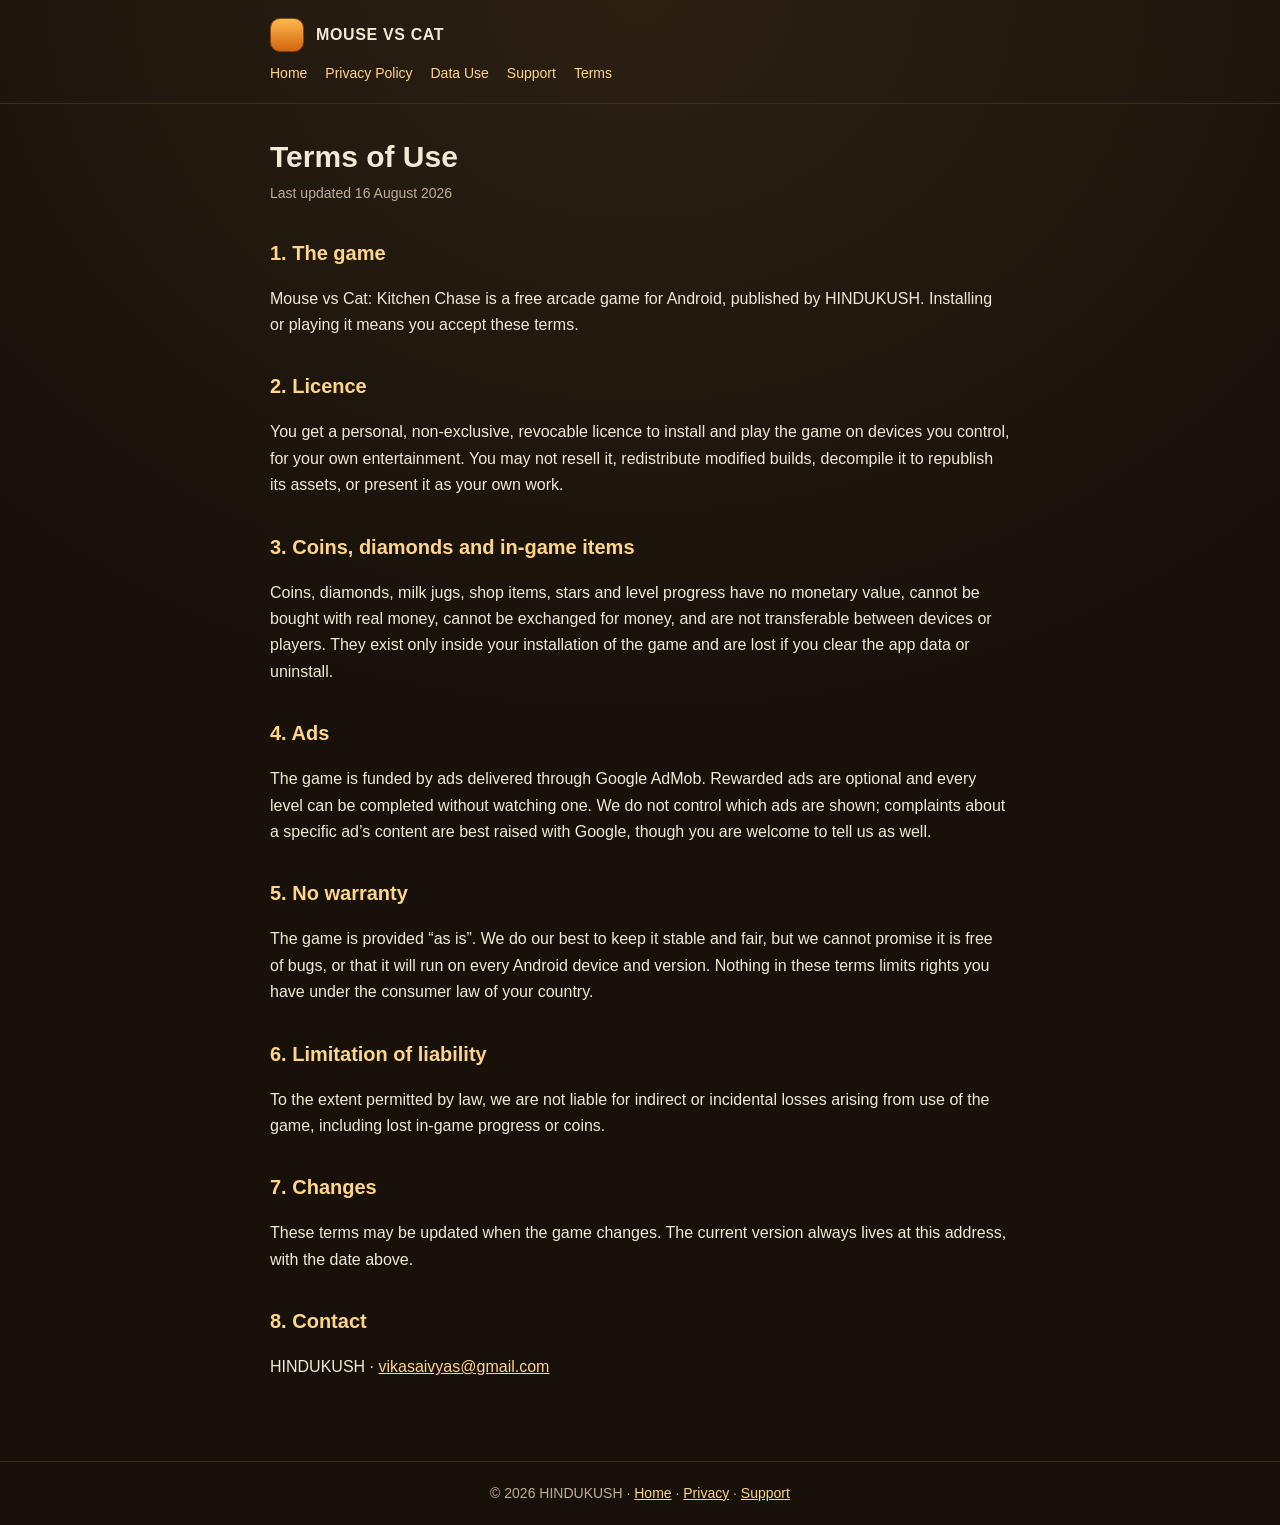
<file: terms.html>
<!DOCTYPE html>
<html lang="en">
<head>
<meta charset="utf-8">
<meta name="viewport" content="width=device-width, initial-scale=1">
<title>Terms of Use &middot; Mouse vs Cat: Kitchen Chase</title>
<meta name="description" content="Terms of use for the Android game Mouse vs Cat: Kitchen Chase.">
<link rel="stylesheet" href="style.css">
</head>
<body>

<header class="site">
  <div class="wrap">
    <a class="brand" href="index.html"><span class="mark"></span> MOUSE VS CAT</a>
    <nav class="site">
      <a href="index.html">Home</a>
      <a href="privacy-policy.html">Privacy Policy</a>
      <a href="data-use.html">Data Use</a>
      <a href="support.html">Support</a>
      <a href="terms.html">Terms</a>
    </nav>
  </div>
</header>

<main class="wrap">

  <h1>Terms of Use</h1>
  <p class="updated">Last updated 16 August 2026</p>

  <h2>1. The game</h2>
  <p>Mouse vs Cat: Kitchen Chase is a free arcade game for Android, published by
    HINDUKUSH. Installing or playing it means you accept these terms.</p>

  <h2>2. Licence</h2>
  <p>You get a personal, non-exclusive, revocable licence to install and play the game on devices you
    control, for your own entertainment. You may not resell it, redistribute modified builds, decompile it
    to republish its assets, or present it as your own work.</p>

  <h2>3. Coins, diamonds and in-game items</h2>
  <p>Coins, diamonds, milk jugs, shop items, stars and level progress have no monetary value, cannot be
    bought with real money, cannot be exchanged for money, and are not transferable between devices or
    players. They exist only inside your installation of the game and are lost if you clear the app data
    or uninstall.</p>

  <h2>4. Ads</h2>
  <p>The game is funded by ads delivered through Google AdMob. Rewarded ads are optional and every level
    can be completed without watching one. We do not control which ads are shown; complaints about a
    specific ad&rsquo;s content are best raised with Google, though you are welcome to tell us as well.</p>

  <h2>5. No warranty</h2>
  <p>The game is provided &ldquo;as is&rdquo;. We do our best to keep it stable and fair, but we cannot
    promise it is free of bugs, or that it will run on every Android device and version. Nothing in these
    terms limits rights you have under the consumer law of your country.</p>

  <h2>6. Limitation of liability</h2>
  <p>To the extent permitted by law, we are not liable for indirect or incidental losses arising from use
    of the game, including lost in-game progress or coins.</p>

  <h2>7. Changes</h2>
  <p>These terms may be updated when the game changes. The current version always lives at this address,
    with the date above.</p>

  <h2>8. Contact</h2>
  <p>HINDUKUSH &middot; <a href="mailto:vikasaivyas@gmail.com">vikasaivyas@gmail.com</a></p>

</main>

<footer class="site">
  &copy; 2026 HINDUKUSH &middot;
  <a href="index.html">Home</a> &middot;
  <a href="privacy-policy.html">Privacy</a> &middot;
  <a href="support.html">Support</a>
</footer>

</body>
</html>
</file>
<file: style.css>
/* Mouse vs Cat - shared styles. Self contained: no external fonts, no trackers. */

:root {
    --bg: #17110a;
    --card: #221a11;
    --line: #3b2d1e;
    --text: #f3e9d9;
    --muted: #bfae96;
    --accent: #f0a12a;
    --accent-soft: #ffd58a;
}

* { box-sizing: border-box; }

body {
    margin: 0;
    background: radial-gradient(120% 80% at 50% 0%, #2c2013 0%, var(--bg) 60%);
    color: var(--text);
    font-family: -apple-system, BlinkMacSystemFont, "Segoe UI", Roboto, Arial, sans-serif;
    line-height: 1.65;
    -webkit-text-size-adjust: 100%;
}

a { color: var(--accent-soft); }
a:hover { color: #fff; }

header.site {
    border-bottom: 1px solid var(--line);
    padding: 18px 20px;
}

.wrap {
    max-width: 780px;
    margin: 0 auto;
    padding: 0 20px 64px;
}

header.site .wrap { padding-bottom: 0; }

.brand {
    display: flex;
    align-items: center;
    gap: 12px;
    font-weight: 800;
    letter-spacing: 0.04em;
    text-decoration: none;
    color: var(--text);
}

.brand .mark {
    width: 34px;
    height: 34px;
    border-radius: 10px;
    background: linear-gradient(180deg, #ffb84e, #d1650f);
    border: 1px solid #8a4410;
    display: inline-block;
}

nav.site {
    margin-top: 10px;
    display: flex;
    flex-wrap: wrap;
    gap: 8px 18px;
    font-size: 14px;
}

nav.site a { text-decoration: none; }

h1 {
    font-size: 30px;
    line-height: 1.25;
    margin: 34px 0 6px;
}

h2 {
    font-size: 20px;
    margin: 32px 0 8px;
    color: var(--accent-soft);
}

h3 {
    font-size: 16px;
    margin: 22px 0 4px;
}

p, li { color: var(--text); }

.lede { color: var(--muted); font-size: 17px; }

.updated {
    color: var(--muted);
    font-size: 14px;
    margin: 0 0 18px;
}

.card {
    background: var(--card);
    border: 1px solid var(--line);
    border-radius: 16px;
    padding: 18px 20px;
    margin: 18px 0;
}

.card.good { border-color: #3f5c38; }
.card.note { border-color: #5c4a2a; }

table {
    width: 100%;
    border-collapse: collapse;
    margin: 12px 0;
    font-size: 15px;
}

th, td {
    text-align: left;
    padding: 10px 12px;
    border-bottom: 1px solid var(--line);
    vertical-align: top;
}

th { color: var(--accent-soft); }

code {
    background: #120d07;
    border: 1px solid var(--line);
    border-radius: 6px;
    padding: 1px 6px;
    font-size: 14px;
}

.pill {
    display: inline-block;
    border: 1px solid var(--line);
    border-radius: 999px;
    padding: 4px 12px;
    font-size: 13px;
    color: var(--muted);
    margin: 0 6px 6px 0;
}

footer.site {
    border-top: 1px solid var(--line);
    color: var(--muted);
    font-size: 14px;
    padding: 20px;
    text-align: center;
}

ul.tight { margin: 6px 0 0; padding-left: 20px; }
ul.tight li { margin: 4px 0; }
</file>
